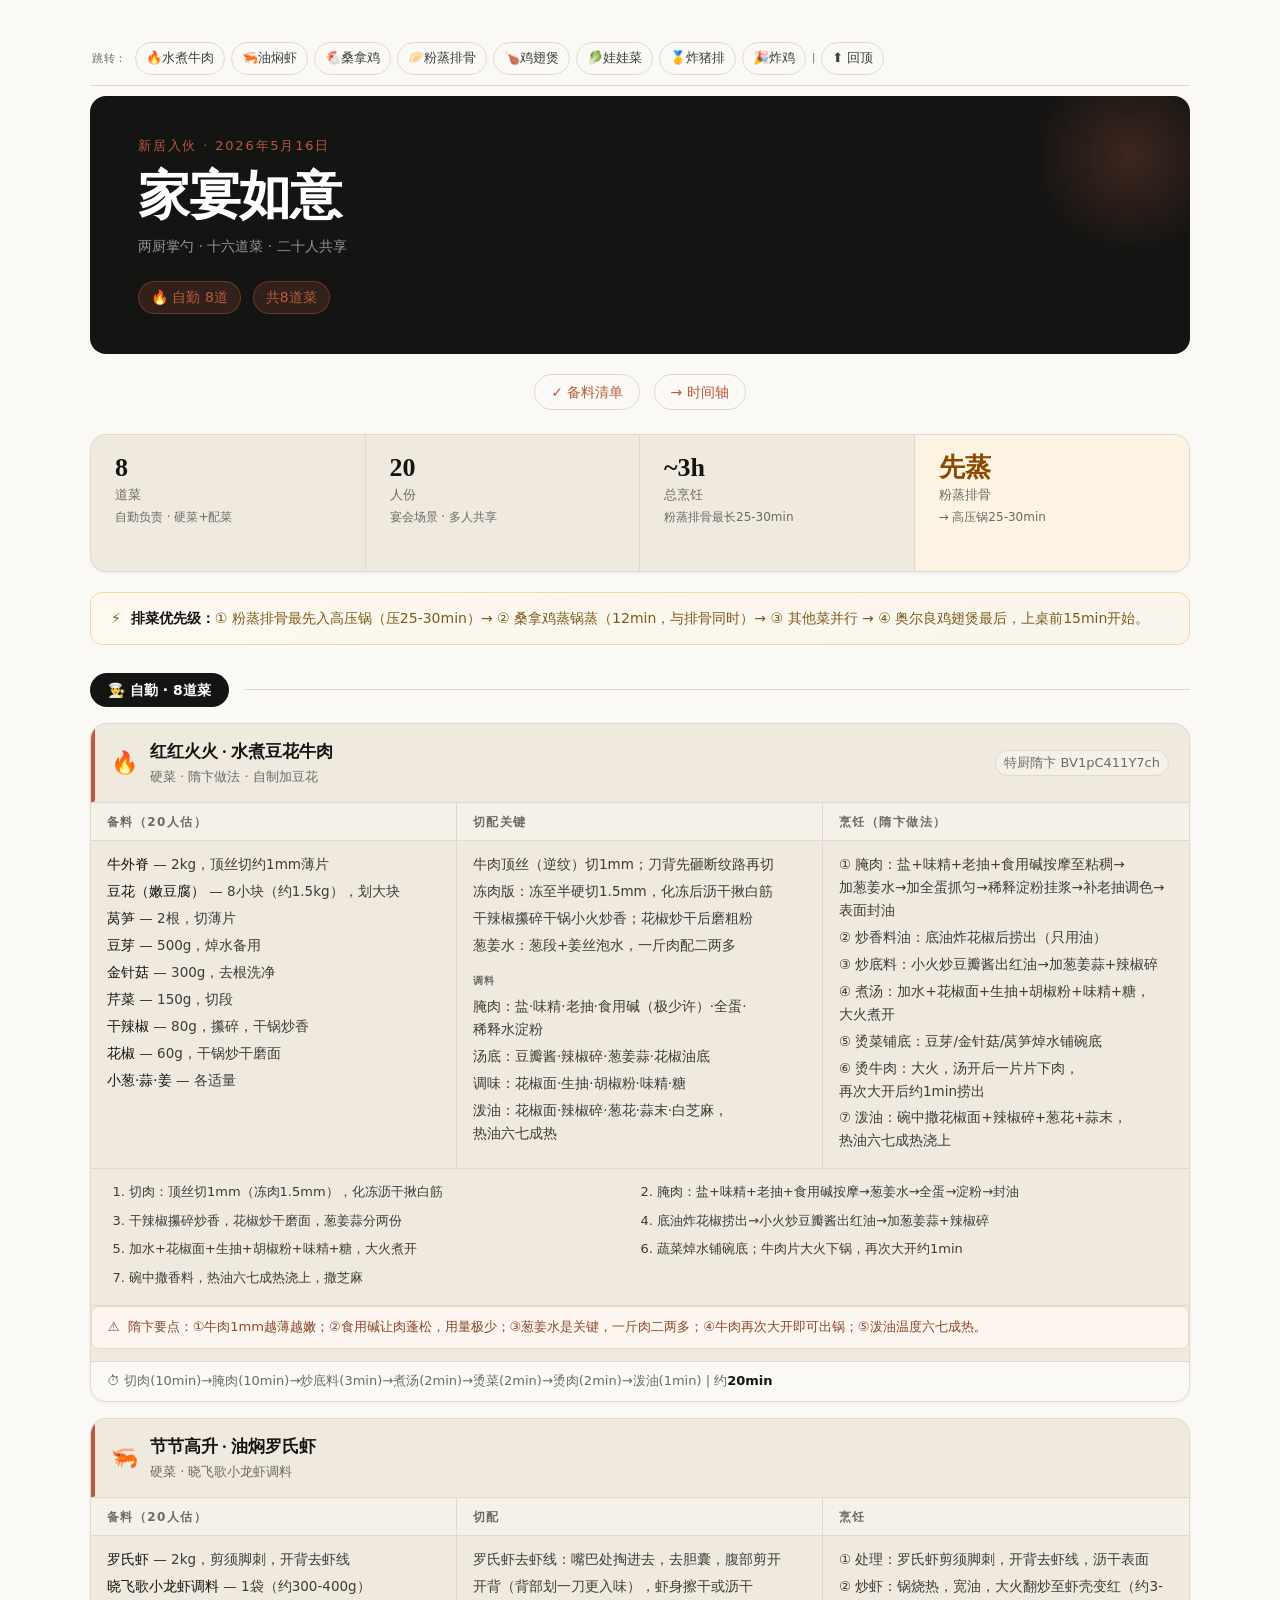
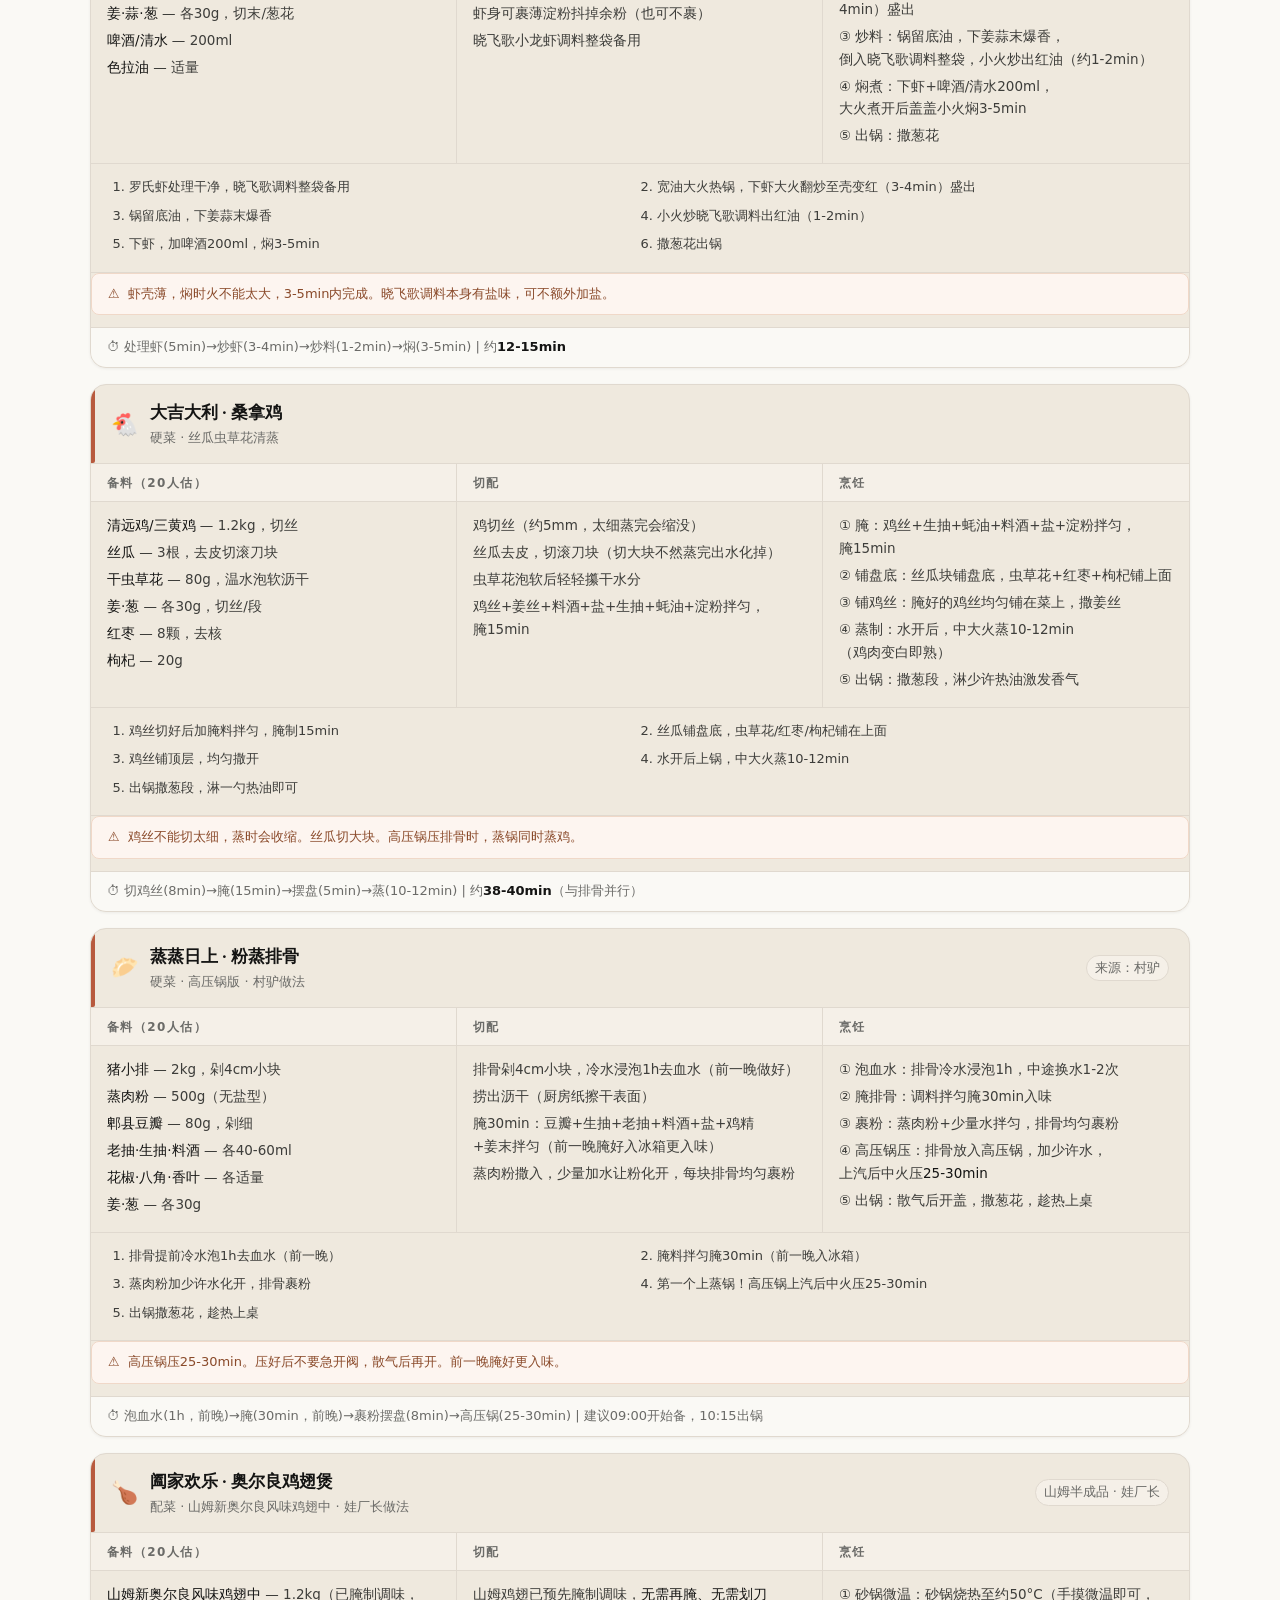
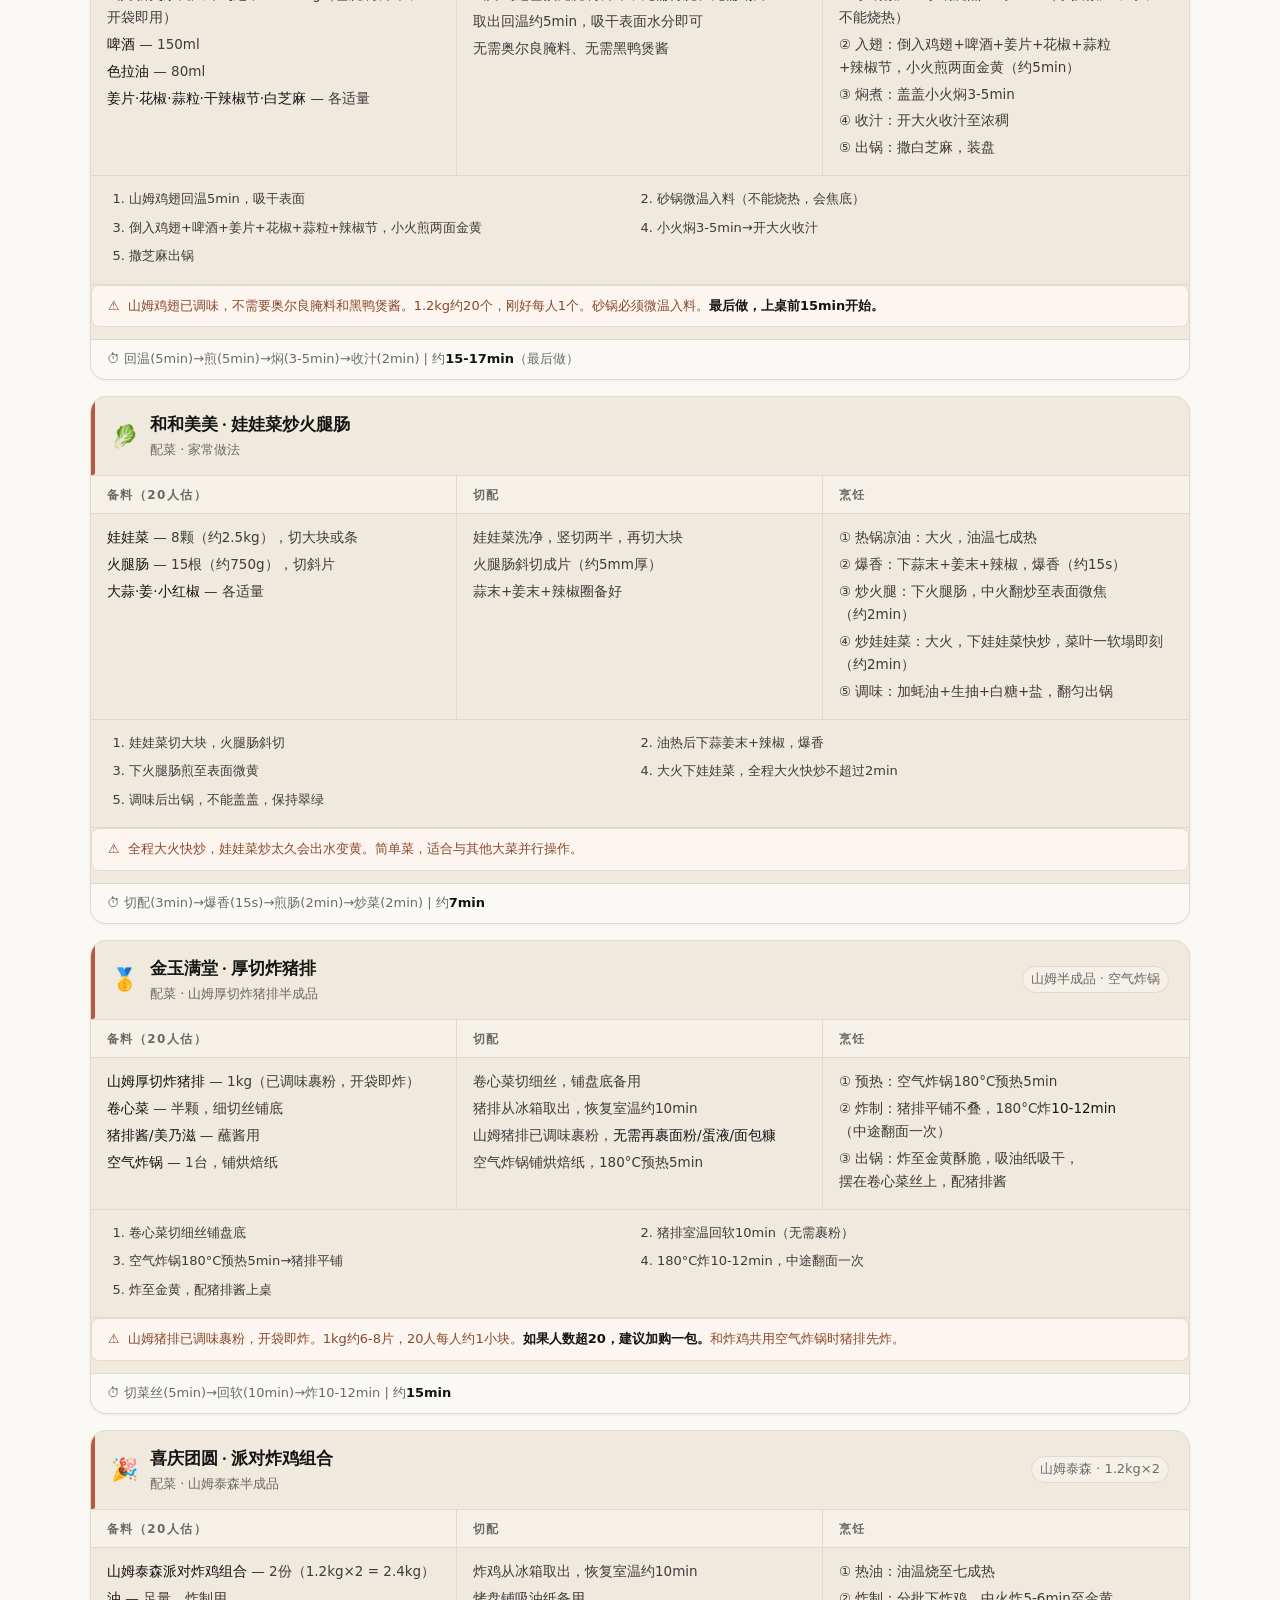
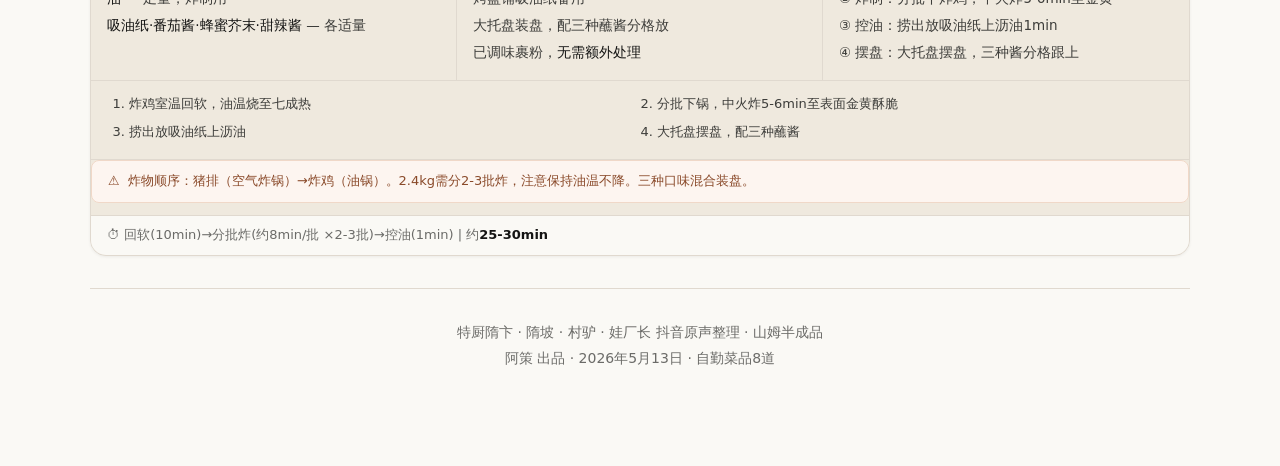
<file: index.html>
<!DOCTYPE html>
<html lang="zh-CN">
<head>
<meta charset="UTF-8">
<meta name="viewport" content="width=device-width, initial-scale=1.0">
<title>新居入伙 · 家宴如意</title>
<link rel="stylesheet" href="style.css">
<style>
.qnav{position:sticky;top:0;z-index:100;background:rgba(250,249,245,0.94);backdrop-filter:blur(10px);-webkit-backdrop-filter:blur(10px);border-bottom:1px solid var(--hairline);padding:10px 0;margin-bottom:10px;display:flex;flex-wrap:wrap;gap:6px;align-items:center}
.qnav a{font-size:13px;font-weight:500;color:var(--body);text-decoration:none;padding:5px 10px;border:1px solid var(--hairline);border-radius:9999px;background:var(--canvas);white-space:nowrap}
.qnav a:hover,.qnav a:focus{background:var(--primary);color:#fff;border-color:var(--primary)}
.qnav .sep{color:var(--muted);font-size:10px}
.qnav .label{font-size:11px;color:var(--muted);letter-spacing:0.06em;padding:5px 2px}
@media(max-width:768px){
  .qnav{overflow-x:auto;flex-wrap:nowrap;gap:4px;-webkit-overflow-scrolling:touch;padding:8px 0}
  .qnav a{font-size:11px;padding:5px 8px;flex-shrink:0}
  .qnav .label,.qnav .sep{display:none}
}
@media(max-width:480px){
  .qnav a{font-size:10px;padding:4px 7px}
}
</style>
</head>
<body>
<div class="container">

<!-- NAV -->
<div class="qnav" id="qnav">
  <span class="label">跳转：</span>
  <a href="#d1">🔥水煮牛肉</a><a href="#d2">🦐油焖虾</a><a href="#d3">🐔桑拿鸡</a><a href="#d4">🥟粉蒸排骨</a><a href="#d5">🍗鸡翅煲</a><a href="#d6">🥬娃娃菜</a><a href="#d7">🥇炸猪排</a><a href="#d8">🎉炸鸡</a>
  <span class="sep">|</span>
  <a href="#top">⬆ 回顶</a>
</div>

<button class="back-top" id="btt" onclick="window.scrollTo({top:0,behavior:'smooth'})">⬆</button>
<script>
window.addEventListener('scroll',()=>{document.getElementById('btt').style.display=window.scrollY>300?'flex':'none'})
</script>

<!-- HEADER -->
<div id="top"></div>
<div class="header">
  <div class="header-inner">
    <div class="header-eyebrow">新居入伙 · 2026年5月16日</div>
    <h1>家宴如意</h1>
    <div class="header-sub">两厨掌勺 · 十六道菜 · 二十人共享</div>
    <div class="header-meta">
      <span class="header-badge">🔥 自勤 8道</span>
      <span class="header-badge">共8道菜</span>
    </div>
  </div>
</div>

<!-- PAGE LINKS -->
<div class="plinks">
  <a href="prep.html">✓ 备料清单</a>
  <a href="timeline.html">→ 时间轴</a>
</div>

<!-- SUMMARY -->
<div class="summary-strip">
  <div class="summary-item"><div class="num">8</div><div class="label">道菜</div><div class="sub">自勤负责 · 硬菜+配菜</div></div>
  <div class="summary-item"><div class="num">20</div><div class="label">人份</div><div class="sub">宴会场景 · 多人共享</div></div>
  <div class="summary-item"><div class="num">~3h</div><div class="label">总烹饪</div><div class="sub">粉蒸排骨最长25-30min</div></div>
  <div class="summary-item highlight"><div class="num" style="color:#8a4a00">先蒸</div><div class="label">粉蒸排骨</div><div class="sub">→ 高压锅25-30min</div></div>
</div>

<!-- PRIORITY -->
<div class="pbanner">
  <span>⚡</span>
  <div><strong>排菜优先级：</strong>① 粉蒸排骨最先入高压锅（压25-30min）→ ② 桑拿鸡蒸锅蒸（12min，与排骨同时）→ ③ 其他菜并行 → ④ 奥尔良鸡翅煲最后，上桌前15min开始。</div>
</div>

<!-- SECTION: ZIQIN -->
<div class="sdiv"><span class="tag">👨‍🍳 自勤 · 8道菜</span><span class="line"></span></div>

<!-- D1 -->
<div class="dcard" id="d1">
  <div class="dch ziqin"><span class="dch-emoji">🔥</span><div class="dch-meta"><div class="dch-name">红红火火 · 水煮豆花牛肉</div><div class="dch-sub">硬菜 · 隋卞做法 · 自制加豆花</div></div><span class="dch-tag">特厨隋卞 BV1pC411Y7ch</span></div>
  <div class="dbody">
    <div class="dcol-b"><div class="dcol-h">备料（20人估）</div><div class="dcol-c"><ul>
      <li><strong>牛外脊</strong> — 2kg，顶丝切约1mm薄片</li>
      <li><strong>豆花（嫩豆腐）</strong> — 8小块（约1.5kg），划大块</li>
      <li><strong>莴笋</strong> — 2根，切薄片</li>
      <li><strong>豆芽</strong> — 500g，焯水备用</li>
      <li><strong>金针菇</strong> — 300g，去根洗净</li>
      <li><strong>芹菜</strong> — 150g，切段</li>
      <li><strong>干辣椒</strong> — 80g，攥碎，干锅炒香</li>
      <li><strong>花椒</strong> — 60g，干锅炒干磨面</li>
      <li><strong>小葱·蒜·姜</strong> — 各适量</li>
    </ul></div></div>
    <div class="dcol-b"><div class="dcol-h">切配关键</div><div class="dcol-c"><ul>
      <li>牛肉顶丝（逆纹）切1mm；刀背先砸断纹路再切</li>
      <li>冻肉版：冻至半硬切1.5mm，化冻后沥干揪白筋</li>
      <li>干辣椒攥碎干锅小火炒香；花椒炒干后磨粗粉</li>
      <li>葱姜水：葱段+姜丝泡水，一斤肉配二两多</li>
    </ul><div style="margin-top:10px"><div style="font-size:10px;font-weight:700;letter-spacing:0.12em;text-transform:uppercase;color:var(--muted);padding:6px 0">调料</div><ul>
      <li>腌肉：盐·味精·老抽·食用碱（极少许）·全蛋·稀释水淀粉</li>
      <li>汤底：豆瓣酱·辣椒碎·葱姜蒜·花椒油底</li>
      <li>调味：花椒面·生抽·胡椒粉·味精·糖</li>
      <li>泼油：花椒面·辣椒碎·葱花·蒜末·白芝麻，热油六七成热</li>
    </ul></div></div></div>
    <div><div class="dcol-h">烹饪（隋卞做法）</div><div class="dcol-c"><ul>
      <li>① 腌肉：盐+味精+老抽+食用碱按摩至粘稠→加葱姜水→加全蛋抓匀→稀释淀粉挂浆→补老抽调色→表面封油</li>
      <li>② 炒香料油：底油炸花椒后捞出（只用油）</li>
      <li>③ 炒底料：小火炒豆瓣酱出红油→加葱姜蒜+辣椒碎</li>
      <li>④ 煮汤：加水+花椒面+生抽+胡椒粉+味精+糖，大火煮开</li>
      <li>⑤ 烫菜铺底：豆芽/金针菇/莴笋焯水铺碗底</li>
      <li>⑥ 烫牛肉：大火，汤开后一片片下肉，再次大开后约1min捞出</li>
      <li>⑦ 泼油：碗中撒花椒面+辣椒碎+葱花+蒜末，热油六七成热浇上</li>
    </ul></div></div>
  </div>
  <div class="dsteps"><ol>
    <li>切肉：顶丝切1mm（冻肉1.5mm），化冻沥干揪白筋</li>
    <li>腌肉：盐+味精+老抽+食用碱按摩→葱姜水→全蛋→淀粉→封油</li>
    <li>干辣椒攥碎炒香，花椒炒干磨面，葱姜蒜分两份</li>
    <li>底油炸花椒捞出→小火炒豆瓣酱出红油→加葱姜蒜+辣椒碎</li>
    <li>加水+花椒面+生抽+胡椒粉+味精+糖，大火煮开</li>
    <li>蔬菜焯水铺碗底；牛肉片大火下锅，再次大开约1min</li>
    <li>碗中撒香料，热油六七成热浇上，撒芝麻</li>
  </ol></div>
  <div class="dnote warn"><span>⚠️</span><div>隋卞要点：①牛肉1mm越薄越嫩；②食用碱让肉蓬松，用量极少；③葱姜水是关键，一斤肉二两多；④牛肉再次大开即可出锅；⑤泼油温度六七成热。</div></div>
  <div class="dtime">⏱ 切肉(10min)→腌肉(10min)→炒底料(3min)→煮汤(2min)→烫菜(2min)→烫肉(2min)→泼油(1min) | 约<strong>20min</strong></div>
</div>

<!-- D2 -->
<div class="dcard" id="d2">
  <div class="dch ziqin"><span class="dch-emoji">🦐</span><div class="dch-meta"><div class="dch-name">节节高升 · 油焖罗氏虾</div><div class="dch-sub">硬菜 · 晓飞歌小龙虾调料</div></div></div>
  <div class="dbody">
    <div class="dcol-b"><div class="dcol-h">备料（20人估）</div><div class="dcol-c"><ul>
      <li><strong>罗氏虾</strong> — 2kg，剪须脚刺，开背去虾线</li>
      <li><strong>晓飞歌小龙虾调料</strong> — 1袋（约300-400g）</li>
      <li><strong>姜·蒜·葱</strong> — 各30g，切末/葱花</li>
      <li><strong>啤酒/清水</strong> — 200ml</li>
      <li><strong>色拉油</strong> — 适量</li>
    </ul></div></div>
    <div class="dcol-b"><div class="dcol-h">切配</div><div class="dcol-c"><ul>
      <li>罗氏虾去虾线：嘴巴处掏进去，去胆囊，腹部剪开</li>
      <li>开背（背部划一刀更入味），虾身擦干或沥干</li>
      <li>虾身可裹薄淀粉抖掉余粉（也可不裹）</li>
      <li>晓飞歌小龙虾调料整袋备用</li>
    </ul></div></div>
    <div><div class="dcol-h">烹饪</div><div class="dcol-c"><ul>
      <li>① 处理：罗氏虾剪须脚刺，开背去虾线，沥干表面</li>
      <li>② 炒虾：锅烧热，宽油，大火翻炒至虾壳变红（约3-4min）盛出</li>
      <li>③ 炒料：锅留底油，下姜蒜末爆香，倒入晓飞歌调料整袋，小火炒出红油（约1-2min）</li>
      <li>④ 焖煮：下虾+啤酒/清水200ml，大火煮开后盖盖小火焖3-5min</li>
      <li>⑤ 出锅：撒葱花</li>
    </ul></div></div>
  </div>
  <div class="dsteps"><ol>
    <li>罗氏虾处理干净，晓飞歌调料整袋备用</li>
    <li>宽油大火热锅，下虾大火翻炒至壳变红（3-4min）盛出</li>
    <li>锅留底油，下姜蒜末爆香</li>
    <li>小火炒晓飞歌调料出红油（1-2min）</li>
    <li>下虾，加啤酒200ml，焖3-5min</li>
    <li>撒葱花出锅</li>
  </ol></div>
  <div class="dnote warn"><span>⚠️</span><div>虾壳薄，焖时火不能太大，3-5min内完成。晓飞歌调料本身有盐味，可不额外加盐。</div></div>
  <div class="dtime">⏱ 处理虾(5min)→炒虾(3-4min)→炒料(1-2min)→焖(3-5min) | 约<strong>12-15min</strong></div>
</div>

<!-- D3 -->
<div class="dcard" id="d3">
  <div class="dch ziqin"><span class="dch-emoji">🐔</span><div class="dch-meta"><div class="dch-name">大吉大利 · 桑拿鸡</div><div class="dch-sub">硬菜 · 丝瓜虫草花清蒸</div></div></div>
  <div class="dbody">
    <div class="dcol-b"><div class="dcol-h">备料（20人估）</div><div class="dcol-c"><ul>
      <li><strong>清远鸡/三黄鸡</strong> — 1.2kg，切丝</li>
      <li><strong>丝瓜</strong> — 3根，去皮切滚刀块</li>
      <li><strong>干虫草花</strong> — 80g，温水泡软沥干</li>
      <li><strong>姜·葱</strong> — 各30g，切丝/段</li>
      <li><strong>红枣</strong> — 8颗，去核</li>
      <li><strong>枸杞</strong> — 20g</li>
    </ul></div></div>
    <div class="dcol-b"><div class="dcol-h">切配</div><div class="dcol-c"><ul>
      <li>鸡切丝（约5mm，太细蒸完会缩没）</li>
      <li>丝瓜去皮，切滚刀块（切大块不然蒸完出水化掉）</li>
      <li>虫草花泡软后轻轻攥干水分</li>
      <li>鸡丝+姜丝+料酒+盐+生抽+蚝油+淀粉拌匀，腌15min</li>
    </ul></div></div>
    <div><div class="dcol-h">烹饪</div><div class="dcol-c"><ul>
      <li>① 腌：鸡丝+生抽+蚝油+料酒+盐+淀粉拌匀，腌15min</li>
      <li>② 铺盘底：丝瓜块铺盘底，虫草花+红枣+枸杞铺上面</li>
      <li>③ 铺鸡丝：腌好的鸡丝均匀铺在菜上，撒姜丝</li>
      <li>④ 蒸制：水开后，中大火蒸10-12min（鸡肉变白即熟）</li>
      <li>⑤ 出锅：撒葱段，淋少许热油激发香气</li>
    </ul></div></div>
  </div>
  <div class="dsteps"><ol>
    <li>鸡丝切好后加腌料拌匀，腌制15min</li>
    <li>丝瓜铺盘底，虫草花/红枣/枸杞铺在上面</li>
    <li>鸡丝铺顶层，均匀撒开</li>
    <li>水开后上锅，中大火蒸10-12min</li>
    <li>出锅撒葱段，淋一勺热油即可</li>
  </ol></div>
  <div class="dnote warn"><span>⚠️</span><div>鸡丝不能切太细，蒸时会收缩。丝瓜切大块。高压锅压排骨时，蒸锅同时蒸鸡。</div></div>
  <div class="dtime">⏱ 切鸡丝(8min)→腌(15min)→摆盘(5min)→蒸(10-12min) | 约<strong>38-40min</strong>（与排骨并行）</div>
</div>

<!-- D4 -->
<div class="dcard" id="d4">
  <div class="dch ziqin"><span class="dch-emoji">🥟</span><div class="dch-meta"><div class="dch-name">蒸蒸日上 · 粉蒸排骨</div><div class="dch-sub">硬菜 · 高压锅版 · 村驴做法</div></div><span class="dch-tag">来源：村驴</span></div>
  <div class="dbody">
    <div class="dcol-b"><div class="dcol-h">备料（20人估）</div><div class="dcol-c"><ul>
      <li><strong>猪小排</strong> — 2kg，剁4cm小块</li>
      <li><strong>蒸肉粉</strong> — 500g（无盐型）</li>
      <li><strong>郫县豆瓣</strong> — 80g，剁细</li>
      <li><strong>老抽·生抽·料酒</strong> — 各40-60ml</li>
      <li><strong>花椒·八角·香叶</strong> — 各适量</li>
      <li><strong>姜·葱</strong> — 各30g</li>
    </ul></div></div>
    <div class="dcol-b"><div class="dcol-h">切配</div><div class="dcol-c"><ul>
      <li>排骨剁4cm小块，冷水浸泡1h去血水（前一晚做好）</li>
      <li>捞出沥干（厨房纸擦干表面）</li>
      <li>腌30min：豆瓣+生抽+老抽+料酒+盐+鸡精+姜末拌匀（前一晚腌好入冰箱更入味）</li>
      <li>蒸肉粉撒入，少量加水让粉化开，每块排骨均匀裹粉</li>
    </ul></div></div>
    <div><div class="dcol-h">烹饪</div><div class="dcol-c"><ul>
      <li>① 泡血水：排骨冷水浸泡1h，中途换水1-2次</li>
      <li>② 腌排骨：调料拌匀腌30min入味</li>
      <li>③ 裹粉：蒸肉粉+少量水拌匀，排骨均匀裹粉</li>
      <li>④ 高压锅压：排骨放入高压锅，加少许水，上汽后中火压<strong>25-30min</strong></li>
      <li>⑤ 出锅：散气后开盖，撒葱花，趁热上桌</li>
    </ul></div></div>
  </div>
  <div class="dsteps"><ol>
    <li>排骨提前冷水泡1h去血水（前一晚）</li>
    <li>腌料拌匀腌30min（前一晚入冰箱）</li>
    <li>蒸肉粉加少许水化开，排骨裹粉</li>
    <li>第一个上蒸锅！高压锅上汽后中火压25-30min</li>
    <li>出锅撒葱花，趁热上桌</li>
  </ol></div>
  <div class="dnote warn"><span>⚠️</span><div>高压锅压25-30min。压好后不要急开阀，散气后再开。前一晚腌好更入味。</div></div>
  <div class="dtime">⏱ 泡血水(1h，前晚)→腌(30min，前晚)→裹粉摆盘(8min)→高压锅(25-30min) | 建议09:00开始备，10:15出锅</div>
</div>

<!-- D5: 鸡翅煲 - updated with Sam's semi-finished -->
<div class="dcard" id="d5">
  <div class="dch ziqin"><span class="dch-emoji">🍗</span><div class="dch-meta"><div class="dch-name">阖家欢乐 · 奥尔良鸡翅煲</div><div class="dch-sub">配菜 · 山姆新奥尔良风味鸡翅中 · 娃厂长做法</div></div><span class="dch-tag">山姆半成品 · 娃厂长</span></div>
  <div class="dbody">
    <div class="dcol-b"><div class="dcol-h">备料（20人估）</div><div class="dcol-c"><ul>
      <li><strong>山姆新奥尔良风味鸡翅中</strong> — 1.2kg（已腌制调味，开袋即用）</li>
      <li><strong>啤酒</strong> — 150ml</li>
      <li><strong>色拉油</strong> — 80ml</li>
      <li><strong>姜片·花椒·蒜粒·干辣椒节·白芝麻</strong> — 各适量</li>
    </ul></div></div>
    <div class="dcol-b"><div class="dcol-h">切配</div><div class="dcol-c"><ul>
      <li>山姆鸡翅已预先腌制调味，<strong>无需再腌、无需划刀</strong></li>
      <li>取出回温约5min，吸干表面水分即可</li>
      <li>无需奥尔良腌料、无需黑鸭煲酱</li>
    </ul></div></div>
    <div><div class="dcol-h">烹饪</div><div class="dcol-c"><ul>
      <li>① 砂锅微温：砂锅烧热至约50°C（手摸微温即可，不能烧热）</li>
      <li>② 入翅：倒入鸡翅+啤酒+姜片+花椒+蒜粒+辣椒节，小火煎两面金黄（约5min）</li>
      <li>③ 焖煮：盖盖小火焖3-5min</li>
      <li>④ 收汁：开大火收汁至浓稠</li>
      <li>⑤ 出锅：撒白芝麻，装盘</li>
    </ul></div></div>
  </div>
  <div class="dsteps"><ol>
    <li>山姆鸡翅回温5min，吸干表面</li>
    <li>砂锅微温入料（不能烧热，会焦底）</li>
    <li>倒入鸡翅+啤酒+姜片+花椒+蒜粒+辣椒节，小火煎两面金黄</li>
    <li>小火焖3-5min→开大火收汁</li>
    <li>撒芝麻出锅</li>
  </ol></div>
  <div class="dnote warn"><span>⚠️</span><div>山姆鸡翅已调味，不需要奥尔良腌料和黑鸭煲酱。1.2kg约20个，刚好每人1个。砂锅必须微温入料。<strong>最后做，上桌前15min开始。</strong></div></div>
  <div class="dtime">⏱ 回温(5min)→煎(5min)→焖(3-5min)→收汁(2min) | 约<strong>15-17min</strong>（最后做）</div>
</div>

<!-- D6 -->
<div class="dcard" id="d6">
  <div class="dch ziqin"><span class="dch-emoji">🥬</span><div class="dch-meta"><div class="dch-name">和和美美 · 娃娃菜炒火腿肠</div><div class="dch-sub">配菜 · 家常做法</div></div></div>
  <div class="dbody">
    <div class="dcol-b"><div class="dcol-h">备料（20人估）</div><div class="dcol-c"><ul>
      <li><strong>娃娃菜</strong> — 8颗（约2.5kg），切大块或条</li>
      <li><strong>火腿肠</strong> — 15根（约750g），切斜片</li>
      <li><strong>大蒜·姜·小红椒</strong> — 各适量</li>
    </ul></div></div>
    <div class="dcol-b"><div class="dcol-h">切配</div><div class="dcol-c"><ul>
      <li>娃娃菜洗净，竖切两半，再切大块</li>
      <li>火腿肠斜切成片（约5mm厚）</li>
      <li>蒜末+姜末+辣椒圈备好</li>
    </ul></div></div>
    <div><div class="dcol-h">烹饪</div><div class="dcol-c"><ul>
      <li>① 热锅凉油：大火，油温七成热</li>
      <li>② 爆香：下蒜末+姜末+辣椒，爆香（约15s）</li>
      <li>③ 炒火腿：下火腿肠，中火翻炒至表面微焦（约2min）</li>
      <li>④ 炒娃娃菜：大火，下娃娃菜快炒，菜叶一软塌即刻（约2min）</li>
      <li>⑤ 调味：加蚝油+生抽+白糖+盐，翻匀出锅</li>
    </ul></div></div>
  </div>
  <div class="dsteps"><ol>
    <li>娃娃菜切大块，火腿肠斜切</li>
    <li>油热后下蒜姜末+辣椒，爆香</li>
    <li>下火腿肠煎至表面微黄</li>
    <li>大火下娃娃菜，全程大火快炒不超过2min</li>
    <li>调味后出锅，不能盖盖，保持翠绿</li>
  </ol></div>
  <div class="dnote warn"><span>⚠️</span><div>全程大火快炒，娃娃菜炒太久会出水变黄。简单菜，适合与其他大菜并行操作。</div></div>
  <div class="dtime">⏱ 切配(3min)→爆香(15s)→煎肠(2min)→炒菜(2min) | 约<strong>7min</strong></div>
</div>

<!-- D7: 炸猪排 - updated with Sam's ready-to-fry -->
<div class="dcard" id="d7">
  <div class="dch ziqin"><span class="dch-emoji">🥇</span><div class="dch-meta"><div class="dch-name">金玉满堂 · 厚切炸猪排</div><div class="dch-sub">配菜 · 山姆厚切炸猪排半成品</div></div><span class="dch-tag">山姆半成品 · 空气炸锅</span></div>
  <div class="dbody">
    <div class="dcol-b"><div class="dcol-h">备料（20人估）</div><div class="dcol-c"><ul>
      <li><strong>山姆厚切炸猪排</strong> — 1kg（已调味裹粉，开袋即炸）</li>
      <li><strong>卷心菜</strong> — 半颗，细切丝铺底</li>
      <li><strong>猪排酱/美乃滋</strong> — 蘸酱用</li>
      <li><strong>空气炸锅</strong> — 1台，铺烘焙纸</li>
    </ul></div></div>
    <div class="dcol-b"><div class="dcol-h">切配</div><div class="dcol-c"><ul>
      <li>卷心菜切细丝，铺盘底备用</li>
      <li>猪排从冰箱取出，恢复室温约10min</li>
      <li>山姆猪排已调味裹粉，<strong>无需再裹面粉/蛋液/面包糠</strong></li>
      <li>空气炸锅铺烘焙纸，180°C预热5min</li>
    </ul></div></div>
    <div><div class="dcol-h">烹饪</div><div class="dcol-c"><ul>
      <li>① 预热：空气炸锅180°C预热5min</li>
      <li>② 炸制：猪排平铺不叠，180°C炸<strong>10-12min</strong>（中途翻面一次）</li>
      <li>③ 出锅：炸至金黄酥脆，吸油纸吸干，摆在卷心菜丝上，配猪排酱</li>
    </ul></div></div>
  </div>
  <div class="dsteps"><ol>
    <li>卷心菜切细丝铺盘底</li>
    <li>猪排室温回软10min（无需裹粉）</li>
    <li>空气炸锅180°C预热5min→猪排平铺</li>
    <li>180°C炸10-12min，中途翻面一次</li>
    <li>炸至金黄，配猪排酱上桌</li>
  </ol></div>
  <div class="dnote warn"><span>⚠️</span><div>山姆猪排已调味裹粉，开袋即炸。1kg约6-8片，20人每人约1小块。<strong>如果人数超20，建议加购一包。</strong>和炸鸡共用空气炸锅时猪排先炸。</div></div>
  <div class="dtime">⏱ 切菜丝(5min)→回软(10min)→炸10-12min | 约<strong>15min</strong></div>
</div>

<!-- D8: 炸鸡 - updated with Tyson -->
<div class="dcard" id="d8">
  <div class="dch ziqin"><span class="dch-emoji">🎉</span><div class="dch-meta"><div class="dch-name">喜庆团圆 · 派对炸鸡组合</div><div class="dch-sub">配菜 · 山姆泰森半成品</div></div><span class="dch-tag">山姆泰森 · 1.2kg×2</span></div>
  <div class="dbody">
    <div class="dcol-b"><div class="dcol-h">备料（20人估）</div><div class="dcol-c"><ul>
      <li><strong>山姆泰森派对炸鸡组合</strong> — 2份（1.2kg×2 = 2.4kg）</li>
      <li><strong>油</strong> — 足量，炸制用</li>
      <li><strong>吸油纸·番茄酱·蜂蜜芥末·甜辣酱</strong> — 各适量</li>
    </ul></div></div>
    <div class="dcol-b"><div class="dcol-h">切配</div><div class="dcol-c"><ul>
      <li>炸鸡从冰箱取出，恢复室温约10min</li>
      <li>烤盘铺吸油纸备用</li>
      <li>大托盘装盘，配三种蘸酱分格放</li>
      <li>已调味裹粉，<strong>无需额外处理</strong></li>
    </ul></div></div>
    <div><div class="dcol-h">烹饪</div><div class="dcol-c"><ul>
      <li>① 热油：油温烧至七成热</li>
      <li>② 炸制：分批下炸鸡，中火炸5-6min至金黄</li>
      <li>③ 控油：捞出放吸油纸上沥油1min</li>
      <li>④ 摆盘：大托盘摆盘，三种酱分格跟上</li>
    </ul></div></div>
  </div>
  <div class="dsteps"><ol>
    <li>炸鸡室温回软，油温烧至七成热</li>
    <li>分批下锅，中火炸5-6min至表面金黄酥脆</li>
    <li>捞出放吸油纸上沥油</li>
    <li>大托盘摆盘，配三种蘸酱</li>
  </ol></div>
  <div class="dnote warn"><span>⚠️</span><div>炸物顺序：猪排（空气炸锅）→炸鸡（油锅）。2.4kg需分2-3批炸，注意保持油温不降。三种口味混合装盘。</div></div>
  <div class="dtime">⏱ 回软(10min)→分批炸(约8min/批 ×2-3批)→控油(1min) | 约<strong>25-30min</strong></div>
</div>

<!-- FOOTER -->
<div class="footer">
  <p>特厨隋卞 · 隋坡 · 村驴 · 娃厂长 抖音原声整理 · 山姆半成品</p>
  <p style="margin-top:4px">阿策 出品 · 2026年5月13日 · 自勤菜品8道</p>
</div>

</div>
</body>
</html>
</file>
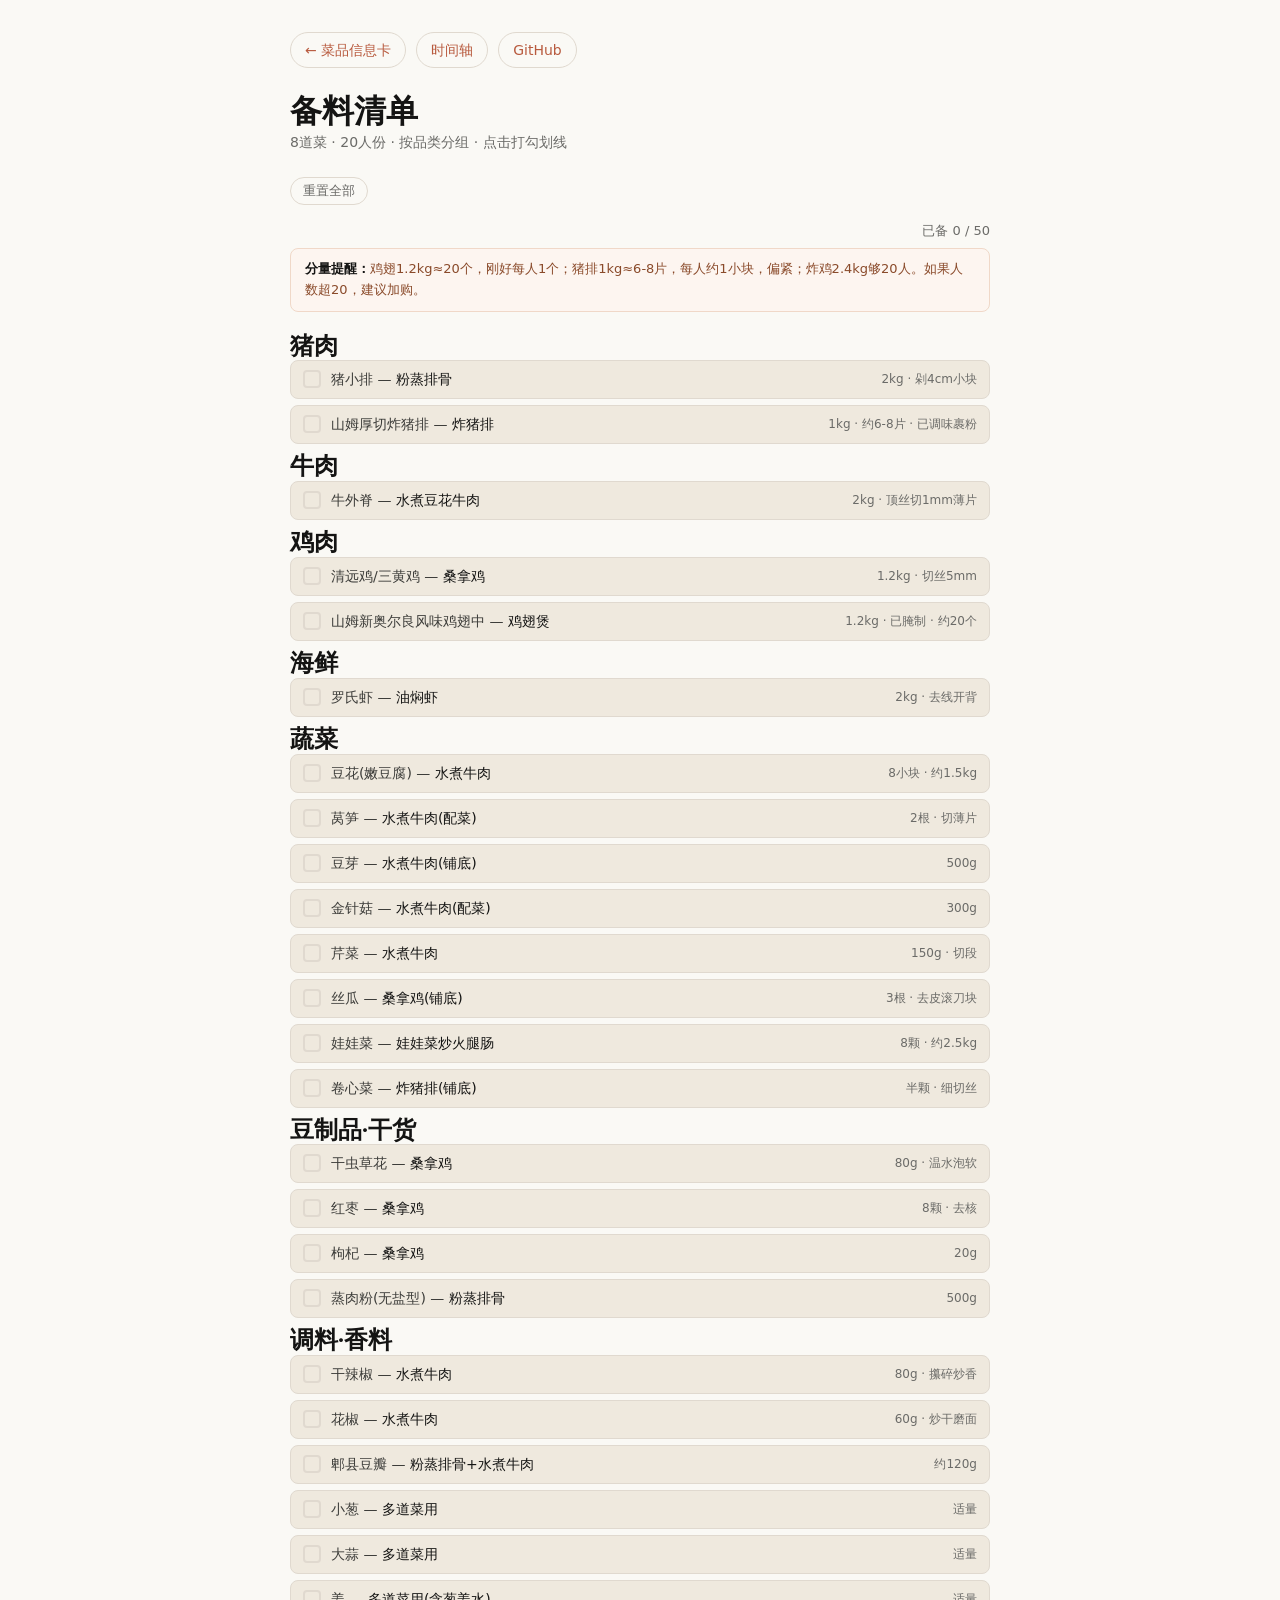
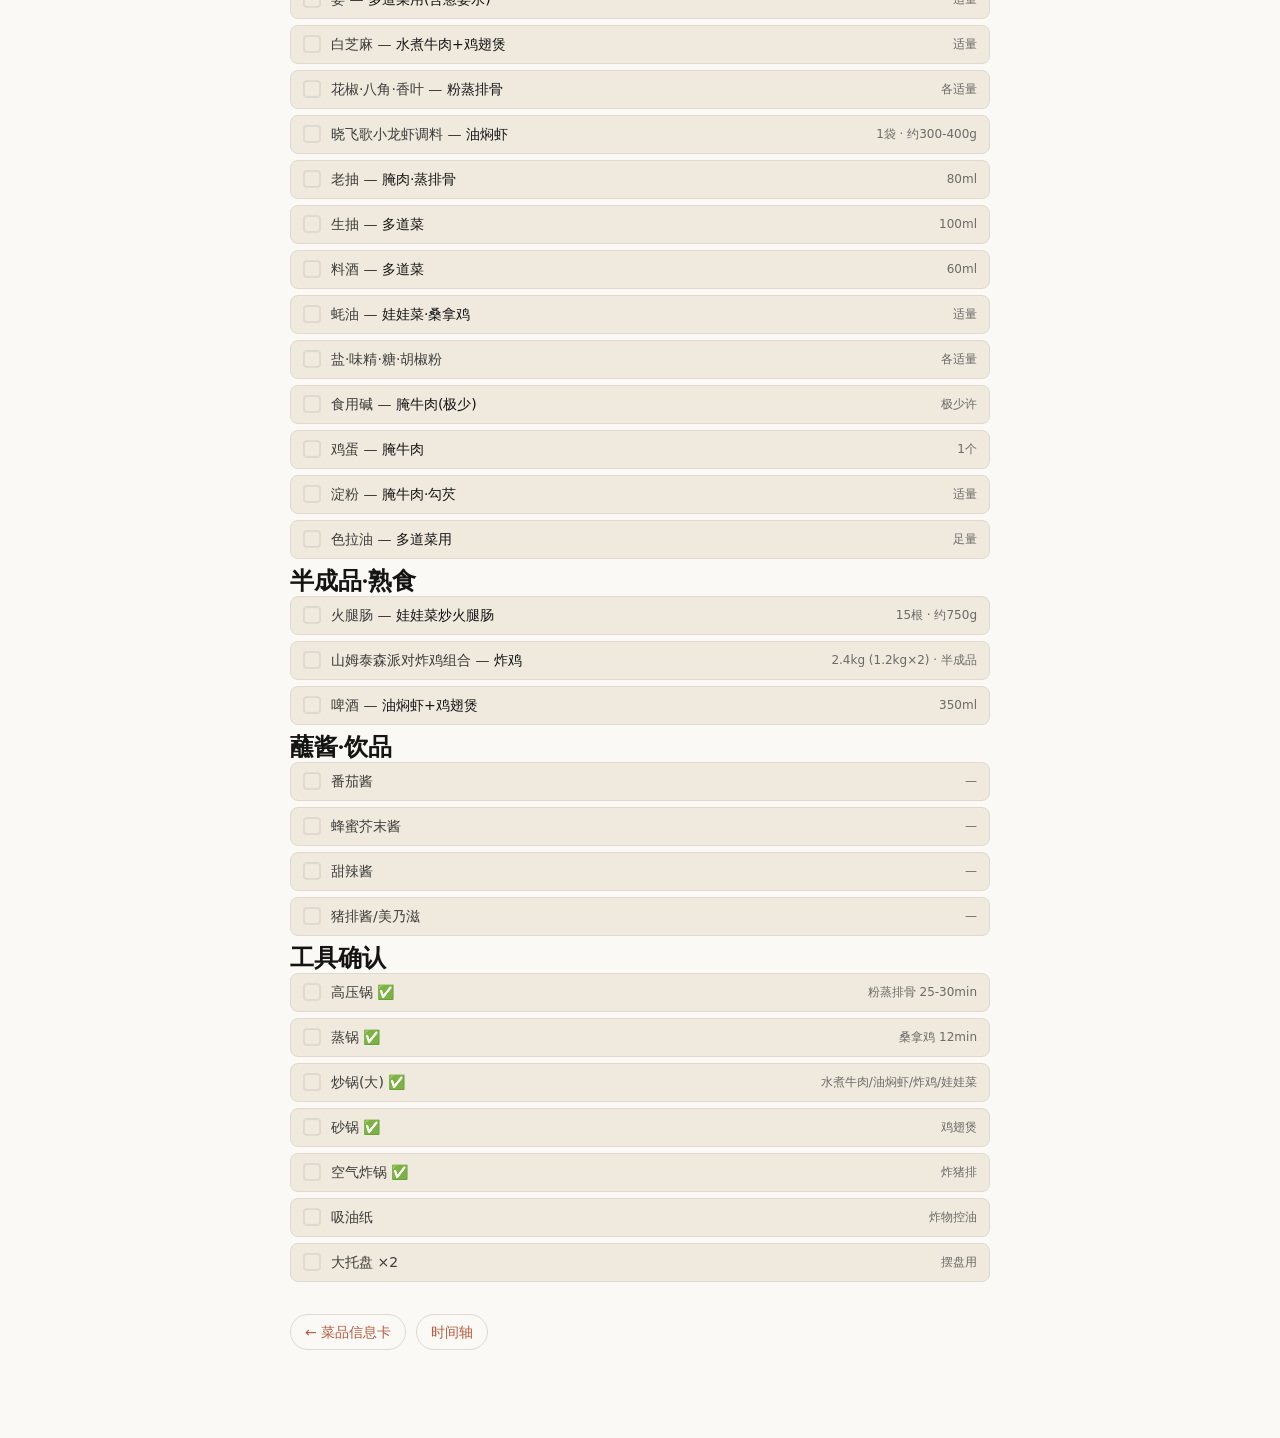
<file: prep.html>
<!DOCTYPE html>
<html lang="zh-CN">
<head>
<meta charset="UTF-8">
<meta name="viewport" content="width=device-width, initial-scale=1.0">
<title>备料清单 · 5月16日</title>
<link rel="stylesheet" href="style.css">
<style>
.container{max-width:700px}
.cat{display:grid;gap:6px;margin-bottom:8px}
.item{display:flex;align-items:flex-start;gap:10px;padding:8px 12px;background:var(--surface-card);border:1px solid var(--hairline);border-radius:8px;cursor:pointer;transition:background .15s}
.item:hover{background:var(--surface-soft)}
.item.checked .label{text-decoration:line-through;color:var(--muted)}
.item.checked{opacity:0.5}
.cb{width:18px;height:18px;border:2px solid var(--hairline);border-radius:4px;flex-shrink:0;margin-top:1px;display:flex;align-items:center;justify-content:center;font-size:12px;color:var(--primary)}
.item.checked .cb{background:var(--primary);border-color:var(--primary);color:#fff}
.label{flex:1;font-size:14px;line-height:1.5}
.label strong{color:var(--ink);font-weight:500}
.amount{font-size:12px;color:var(--muted);flex-shrink:0;margin-top:1px}
.progress{text-align:right;font-size:13px;color:var(--muted);margin-bottom:6px}
.reset-btn{font-size:13px;color:var(--muted);cursor:pointer;background:none;border:1px solid var(--hairline);border-radius:9999px;padding:4px 12px;margin-bottom:16px}
.reset-btn:hover{background:var(--surface-card)}
</style>
</head>
<body>
<div class="container">
<div class="nav">
  <a href="index.html">← 菜品信息卡</a>
  <a href="timeline.html">时间轴</a>
  <a href="https://github.com/yidaart/family-feast">GitHub</a>
</div>

<h1>备料清单</h1>
<div class="sub">8道菜 · 20人份 · 按品类分组 · 点击打勾划线</div>
<button class="reset-btn" onclick="resetAll()">重置全部</button>
<div class="progress" id="progress">已备 0 / <span id="total">0</span></div>

<div class="warn"><strong>分量提醒：</strong>鸡翅1.2kg≈20个，刚好每人1个；猪排1kg≈6-8片，每人约1小块，偏紧；炸鸡2.4kg够20人。如果人数超20，建议加购。</div>

<h2 id="bought-title" style="display:none">✅ 已购 <span id="bought-count"></span></h2><div class="cat" id="cat-bought"></div>
<h2>猪肉</h2><div class="cat" id="cat-pork"></div>
<h2>牛肉</h2><div class="cat" id="cat-beef"></div>
<h2>鸡肉</h2><div class="cat" id="cat-chicken"></div>
<h2>海鲜</h2><div class="cat" id="cat-seafood"></div>
<h2>蔬菜</h2><div class="cat" id="cat-veg"></div>
<h2>豆制品·干货</h2><div class="cat" id="cat-dry"></div>
<h2>调料·香料</h2><div class="cat" id="cat-spice"></div>
<h2>半成品·熟食</h2><div class="cat" id="cat-semi"></div>
<h2>蘸酱·饮品</h2><div class="cat" id="cat-sauce"></div>
<h2>工具确认</h2><div class="cat" id="cat-tools"></div>

<div class="nav" style="margin-top:32px">
  <a href="index.html">← 菜品信息卡</a>
  <a href="timeline.html">时间轴</a>
</div>
</div>

<script>
const items = [
  {cat:"cat-pork",label:"猪小排 — <strong>粉蒸排骨</strong>",amount:"2kg · 剁4cm小块"},
  {cat:"cat-pork",label:"山姆厚切炸猪排 — <strong>炸猪排</strong>",amount:"1kg · 约6-8片 · 已调味裹粉"},
  {cat:"cat-beef",label:"牛外脊 — <strong>水煮豆花牛肉</strong>",amount:"2kg · 顶丝切1mm薄片"},
  {cat:"cat-chicken",label:"清远鸡/三黄鸡 — <strong>桑拿鸡</strong>",amount:"1.2kg · 切丝5mm"},
  {cat:"cat-chicken",label:"山姆新奥尔良风味鸡翅中 — <strong>鸡翅煲</strong>",amount:"1.2kg · 已腌制 · 约20个"},
  {cat:"cat-seafood",label:"罗氏虾 — <strong>油焖虾</strong>",amount:"2kg · 去线开背"},
  {cat:"cat-veg",label:"豆花(嫩豆腐) — <strong>水煮牛肉</strong>",amount:"8小块 · 约1.5kg"},
  {cat:"cat-veg",label:"莴笋 — <strong>水煮牛肉(配菜)</strong>",amount:"2根 · 切薄片"},
  {cat:"cat-veg",label:"豆芽 — <strong>水煮牛肉(铺底)</strong>",amount:"500g"},
  {cat:"cat-veg",label:"金针菇 — <strong>水煮牛肉(配菜)</strong>",amount:"300g"},
  {cat:"cat-veg",label:"芹菜 — <strong>水煮牛肉</strong>",amount:"150g · 切段"},
  {cat:"cat-veg",label:"丝瓜 — <strong>桑拿鸡(铺底)</strong>",amount:"3根 · 去皮滚刀块"},
  {cat:"cat-veg",label:"娃娃菜 — <strong>娃娃菜炒火腿肠</strong>",amount:"8颗 · 约2.5kg"},
  {cat:"cat-veg",label:"卷心菜 — <strong>炸猪排(铺底)</strong>",amount:"半颗 · 细切丝"},
  {cat:"cat-dry",label:"干虫草花 — <strong>桑拿鸡</strong>",amount:"80g · 温水泡软"},
  {cat:"cat-dry",label:"红枣 — <strong>桑拿鸡</strong>",amount:"8颗 · 去核"},
  {cat:"cat-dry",label:"枸杞 — <strong>桑拿鸡</strong>",amount:"20g"},
  {cat:"cat-dry",label:"蒸肉粉(无盐型) — <strong>粉蒸排骨</strong>",amount:"500g"},
  {cat:"cat-spice",label:"干辣椒 — <strong>水煮牛肉</strong>",amount:"80g · 攥碎炒香"},
  {cat:"cat-spice",label:"花椒 — <strong>水煮牛肉</strong>",amount:"60g · 炒干磨面"},
  {cat:"cat-spice",label:"郫县豆瓣 — <strong>粉蒸排骨+水煮牛肉</strong>",amount:"约120g"},
  {cat:"cat-spice",label:"小葱 — <strong>多道菜用</strong>",amount:"适量"},
  {cat:"cat-spice",label:"大蒜 — <strong>多道菜用</strong>",amount:"适量"},
  {cat:"cat-spice",label:"姜 — <strong>多道菜用(含葱姜水)</strong>",amount:"适量"},
  {cat:"cat-spice",label:"白芝麻 — <strong>水煮牛肉+鸡翅煲</strong>",amount:"适量"},
  {cat:"cat-spice",label:"花椒·八角·香叶 — <strong>粉蒸排骨</strong>",amount:"各适量"},
  {cat:"cat-spice",label:"晓飞歌小龙虾调料 — <strong>油焖虾</strong>",amount:"1袋 · 约300-400g"},
  {cat:"cat-spice",label:"老抽 — <strong>腌肉·蒸排骨</strong>",amount:"80ml"},
  {cat:"cat-spice",label:"生抽 — <strong>多道菜</strong>",amount:"100ml"},
  {cat:"cat-spice",label:"料酒 — <strong>多道菜</strong>",amount:"60ml"},
  {cat:"cat-spice",label:"蚝油 — <strong>娃娃菜·桑拿鸡</strong>",amount:"适量"},
  {cat:"cat-spice",label:"盐·味精·糖·胡椒粉",amount:"各适量"},
  {cat:"cat-spice",label:"食用碱 — <strong>腌牛肉(极少)</strong>",amount:"极少许"},
  {cat:"cat-spice",label:"鸡蛋 — <strong>腌牛肉</strong>",amount:"1个"},
  {cat:"cat-spice",label:"淀粉 — <strong>腌牛肉·勾芡</strong>",amount:"适量"},
  {cat:"cat-spice",label:"色拉油 — <strong>多道菜用</strong>",amount:"足量"},
  {cat:"cat-semi",label:"火腿肠 — <strong>娃娃菜炒火腿肠</strong>",amount:"15根 · 约750g"},
  {cat:"cat-semi",label:"山姆泰森派对炸鸡组合 — <strong>炸鸡</strong>",amount:"2.4kg (1.2kg×2) · 半成品"},
  {cat:"cat-semi",label:"啤酒 — <strong>油焖虾+鸡翅煲</strong>",amount:"350ml"},
  {cat:"cat-sauce",label:"番茄酱",amount:"—"},
  {cat:"cat-sauce",label:"蜂蜜芥末酱",amount:"—"},
  {cat:"cat-sauce",label:"甜辣酱",amount:"—"},
  {cat:"cat-sauce",label:"猪排酱/美乃滋",amount:"—"},
  {cat:"cat-tools",label:"高压锅 ✅",amount:"粉蒸排骨 25-30min"},
  {cat:"cat-tools",label:"蒸锅 ✅",amount:"桑拿鸡 12min"},
  {cat:"cat-tools",label:"炒锅(大) ✅",amount:"水煮牛肉/油焖虾/炸鸡/娃娃菜"},
  {cat:"cat-tools",label:"砂锅 ✅",amount:"鸡翅煲"},
  {cat:"cat-tools",label:"空气炸锅 ✅",amount:"炸猪排"},
  {cat:"cat-tools",label:"吸油纸",amount:"炸物控油"},
  {cat:"cat-tools",label:"大托盘 ×2",amount:"摆盘用"},
];

function render(){
  document.querySelectorAll(".cat").forEach(c=>c.innerHTML="");
  let bought=[], remain=[];
  items.forEach((it,i)=>{
    const checked=localStorage.getItem("prep_"+i)==="true";
    if(checked) bought.push({...it,idx:i}); else remain.push({...it,idx:i});
  });
  // 已购置顶
  if(bought.length>0){
    document.getElementById("bought-title").style.display="block";
    document.getElementById("bought-count").textContent=`${bought.length}项`;
    bought.forEach(it=>{
      const div=document.createElement("div");
      div.className="item checked";
      div.onclick=()=>{localStorage.setItem("prep_"+it.idx,"false");render();};
      div.innerHTML=`<span class="cb">✓</span><span class="label">${it.label}</span><span class="amount">${it.amount}</span>`;
      document.getElementById("cat-bought").appendChild(div);
    });
  } else {
    document.getElementById("bought-title").style.display="none";
  }
  // 未购按原分类
  remain.forEach(it=>{
    const div=document.createElement("div");
    div.className="item";
    div.onclick=()=>{localStorage.setItem("prep_"+it.idx,"true");render();};
    div.innerHTML=`<span class="cb"></span><span class="label">${it.label}</span><span class="amount">${it.amount}</span>`;
    document.getElementById(it.cat).appendChild(div);
  });
  const total=items.length;
  const done=bought.length;
  document.getElementById("total").textContent=total;
  document.getElementById("progress").innerHTML=`已备 ${done} / ${total}`;
}
function resetAll(){
  items.forEach((_,i)=>localStorage.removeItem("prep_"+i));
  render();
}
render();
</script>
</body>
</html>
</file>
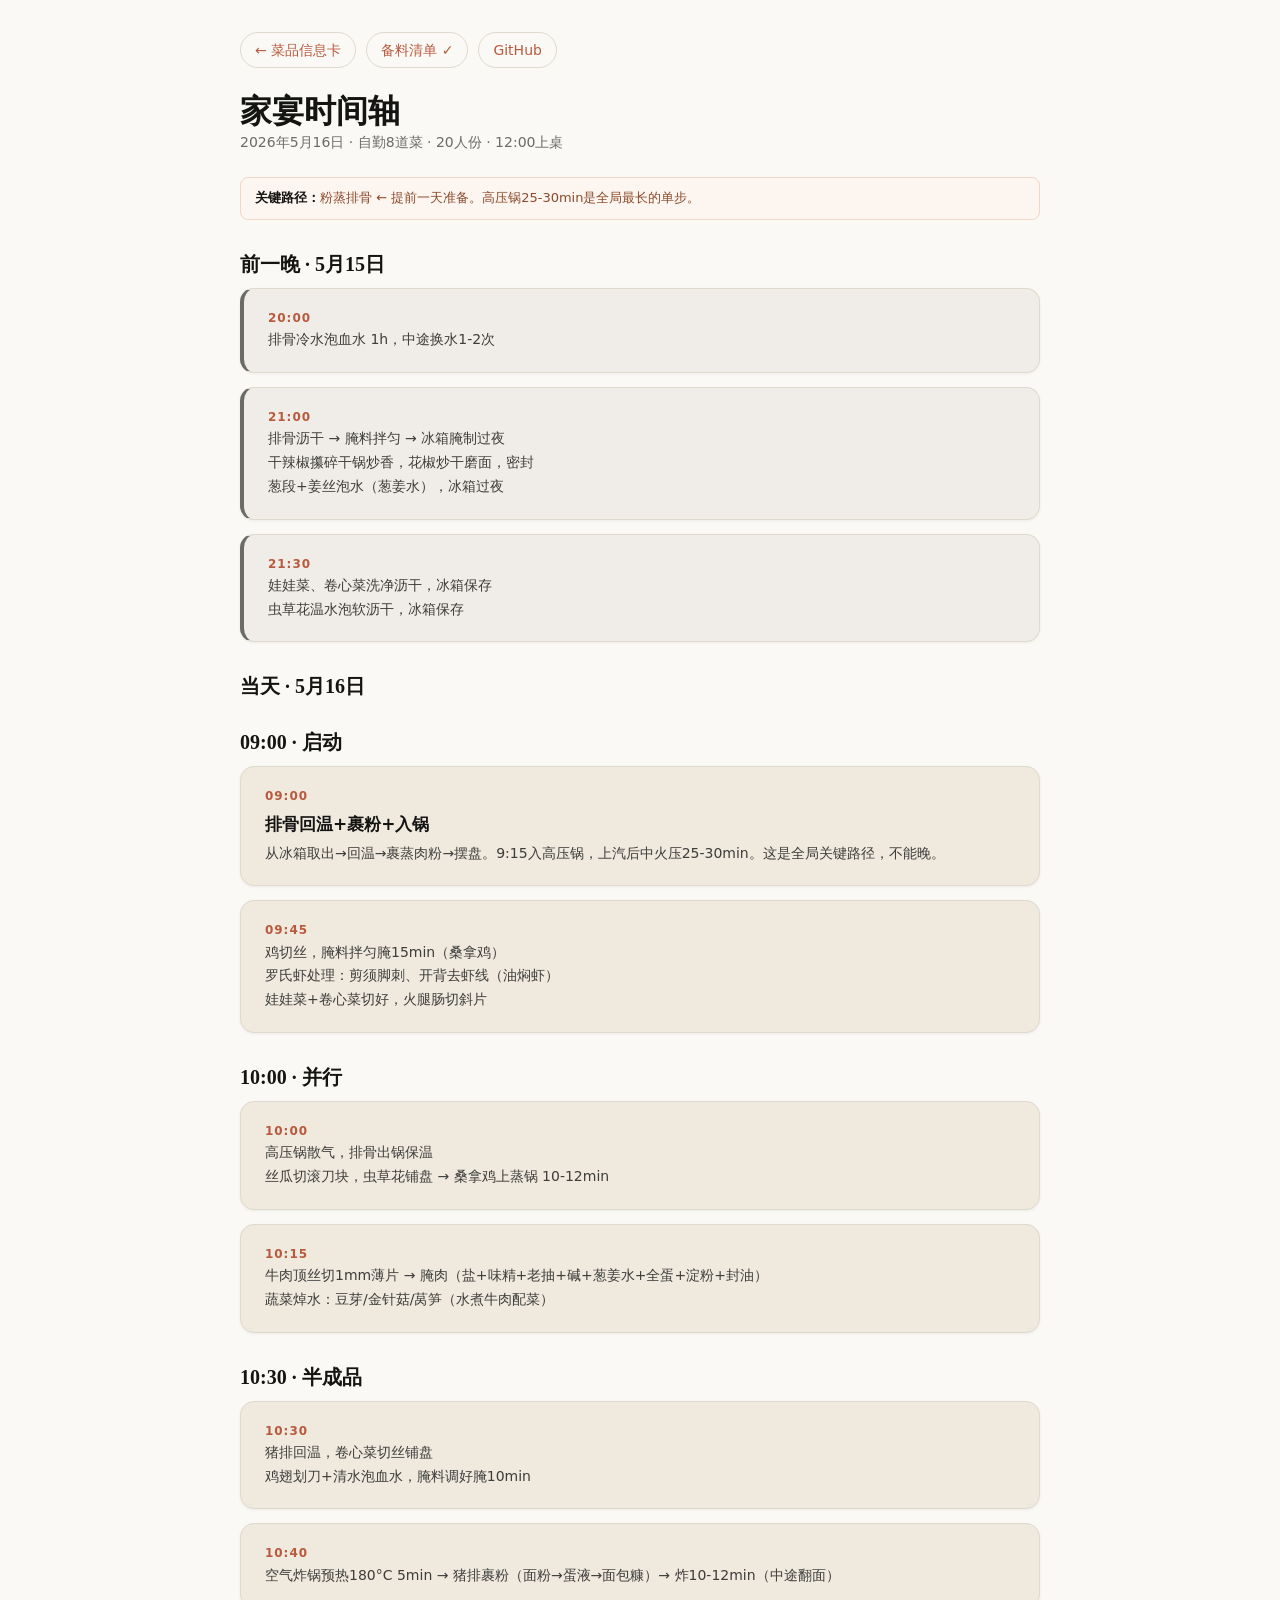
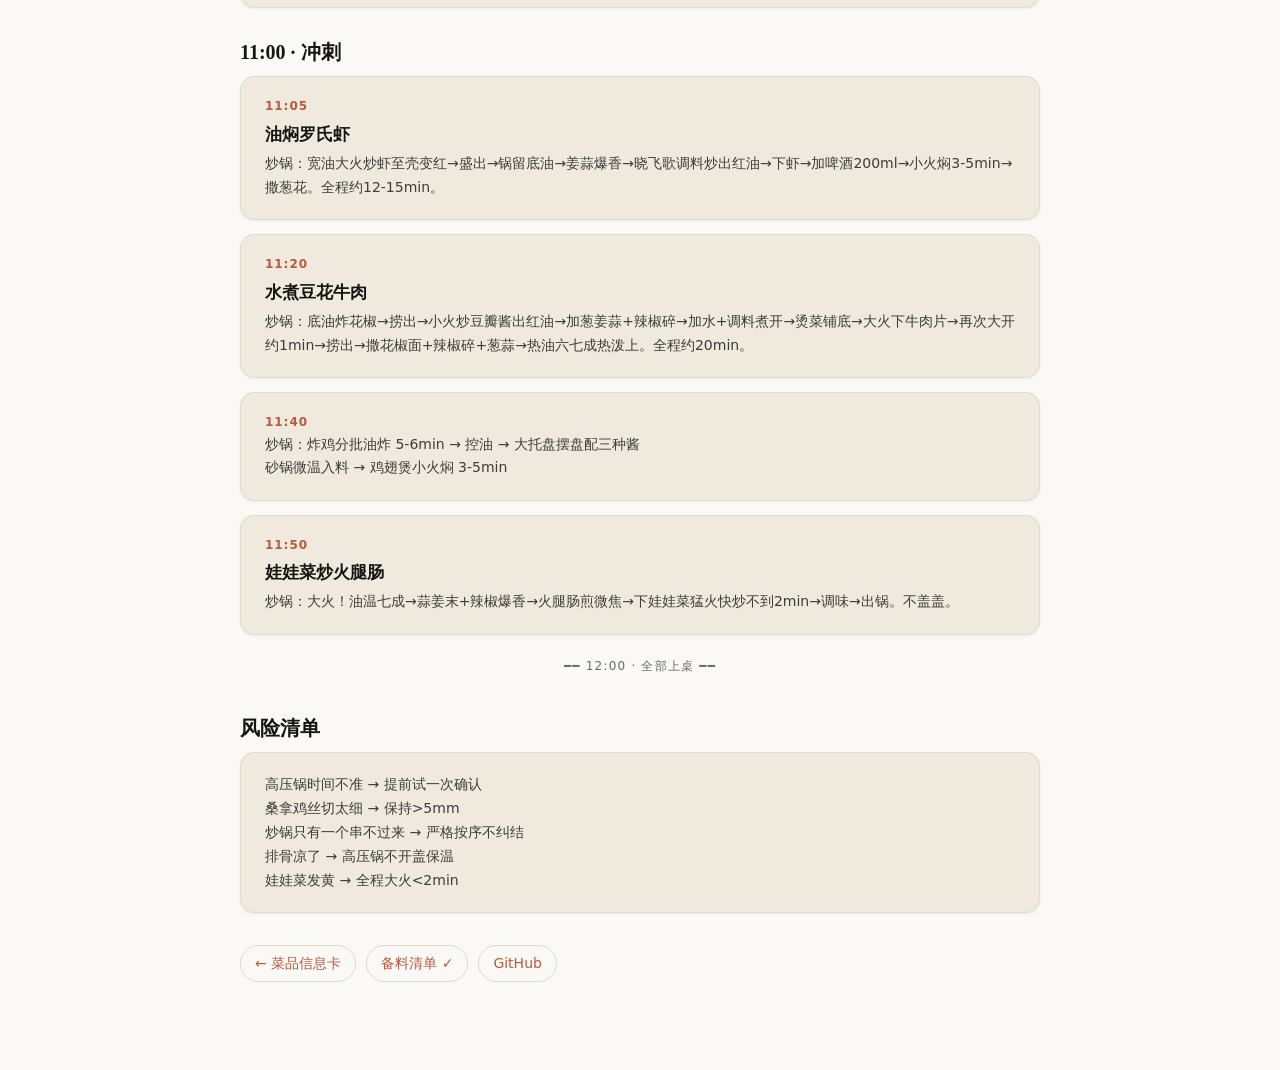
<file: timeline.html>
<!DOCTYPE html>
<html lang="zh-CN">
<head>
<meta charset="UTF-8">
<meta name="viewport" content="width=device-width, initial-scale=1.0">
<title>家宴时间轴 · 5月16日</title>
<link rel="stylesheet" href="style.css">
<style>
.container{max-width:800px}
h2{font-family:Georgia,serif;font-size:20px;color:var(--ink);margin:32px 0 12px}
.card{background:var(--surface-card);border:1px solid var(--hairline);border-radius:14px;padding:20px 24px;margin-bottom:14px;box-shadow:0 1px 3px var(--shadow);position:relative}
.card.eve{background:#f0ede8;border-left:4px solid var(--muted)}
.card.phase{background:var(--canvas)}
.time{font-size:12px;color:var(--primary);font-weight:600;letter-spacing:0.08em;text-transform:uppercase}
.title{font-size:17px;font-weight:600;color:var(--ink);margin:4px 0}
.detail{font-size:14px;color:var(--body);line-height:1.7}
.gap-line{text-align:center;color:var(--muted);font-size:12px;padding:8px 0;letter-spacing:0.1em}
</style>
</head>
<body>
<div class="container">
<div class="nav">
  <a href="index.html">← 菜品信息卡</a>
  <a href="prep.html">备料清单 ✓</a>
  <a href="https://github.com/yidaart/family-feast">GitHub</a>
</div>

<h1>家宴时间轴</h1>
<div class="sub">2026年5月16日 · 自勤8道菜 · 20人份 · 12:00上桌</div>

<div class="warn"><strong>关键路径：</strong>粉蒸排骨 ← 提前一天准备。高压锅25-30min是全局最长的单步。</div>

<h2>前一晚 · 5月15日</h2>
<div class="card eve"><div class="time">20:00</div><div class="detail">排骨冷水泡血水 1h，中途换水1-2次</div></div>
<div class="card eve"><div class="time">21:00</div><div class="detail">排骨沥干 → 腌料拌匀 → 冰箱腌制过夜<br>干辣椒攥碎干锅炒香，花椒炒干磨面，密封<br>葱段+姜丝泡水（葱姜水），冰箱过夜</div></div>
<div class="card eve"><div class="time">21:30</div><div class="detail">娃娃菜、卷心菜洗净沥干，冰箱保存<br>虫草花温水泡软沥干，冰箱保存</div></div>

<h2>当天 · 5月16日</h2>

<h2>09:00 · 启动</h2>
<div class="card"><div class="time">09:00</div><div class="title">排骨回温+裹粉+入锅</div><div class="detail">从冰箱取出→回温→裹蒸肉粉→摆盘。9:15入高压锅，上汽后中火压25-30min。这是全局关键路径，不能晚。</div></div>
<div class="card"><div class="time">09:45</div><div class="detail">鸡切丝，腌料拌匀腌15min（桑拿鸡）<br>罗氏虾处理：剪须脚刺、开背去虾线（油焖虾）<br>娃娃菜+卷心菜切好，火腿肠切斜片</div></div>

<h2>10:00 · 并行</h2>
<div class="card"><div class="time">10:00</div><div class="detail">高压锅散气，排骨出锅保温<br>丝瓜切滚刀块，虫草花铺盘 → 桑拿鸡上蒸锅 10-12min</div></div>
<div class="card"><div class="time">10:15</div><div class="detail">牛肉顶丝切1mm薄片 → 腌肉（盐+味精+老抽+碱+葱姜水+全蛋+淀粉+封油）<br>蔬菜焯水：豆芽/金针菇/莴笋（水煮牛肉配菜）</div></div>

<h2>10:30 · 半成品</h2>
<div class="card"><div class="time">10:30</div><div class="detail">猪排回温，卷心菜切丝铺盘<br>鸡翅划刀+清水泡血水，腌料调好腌10min</div></div>
<div class="card"><div class="time">10:40</div><div class="detail">空气炸锅预热180°C 5min → 猪排裹粉（面粉→蛋液→面包糠）→ 炸10-12min（中途翻面）</div></div>

<h2>11:00 · 冲刺</h2>
<div class="card"><div class="time">11:05</div><div class="title">油焖罗氏虾</div><div class="detail">炒锅：宽油大火炒虾至壳变红→盛出→锅留底油→姜蒜爆香→晓飞歌调料炒出红油→下虾→加啤酒200ml→小火焖3-5min→撒葱花。全程约12-15min。</div></div>
<div class="card"><div class="time">11:20</div><div class="title">水煮豆花牛肉</div><div class="detail">炒锅：底油炸花椒→捞出→小火炒豆瓣酱出红油→加葱姜蒜+辣椒碎→加水+调料煮开→烫菜铺底→大火下牛肉片→再次大开约1min→捞出→撒花椒面+辣椒碎+葱蒜→热油六七成热泼上。全程约20min。</div></div>
<div class="card"><div class="time">11:40</div><div class="detail">炒锅：炸鸡分批油炸 5-6min → 控油 → 大托盘摆盘配三种酱<br>砂锅微温入料 → 鸡翅煲小火焖 3-5min</div></div>
<div class="card"><div class="time">11:50</div><div class="title">娃娃菜炒火腿肠</div><div class="detail">炒锅：大火！油温七成→蒜姜末+辣椒爆香→火腿肠煎微焦→下娃娃菜猛火快炒不到2min→调味→出锅。不盖盖。</div></div>

<div class="gap-line">━━ 12:00 · 全部上桌 ━━</div>

<h2>风险清单</h2>
<div class="card"><div class="detail">高压锅时间不准 → 提前试一次确认<br>桑拿鸡丝切太细 → 保持>5mm<br>炒锅只有一个串不过来 → 严格按序不纠结<br>排骨凉了 → 高压锅不开盖保温<br>娃娃菜发黄 → 全程大火<2min</div></div>

<div class="nav" style="margin-top:32px">
  <a href="index.html">← 菜品信息卡</a>
  <a href="prep.html">备料清单 ✓</a>
  <a href="https://github.com/yidaart/family-feast">GitHub</a>
</div>
</div>
</body>
</html>
</file>
<file: style.css>
/* === Shared Styles — family-feast === */
:root {
  --canvas: #faf9f5; --ink: #141413; --body: #3d3d3a; --muted: #6b6b68;
  --primary: #b85a3e; --surface-card: #efe9de; --surface-soft: #f5f0e8;
  --hairline: #e0d9cf; --shadow: rgba(20,20,18,0.06); --shadow-md: rgba(20,20,18,0.10);
  --accent-amber-light: #fdf3e3; --accent-teal: #5db8a6; --warning: #8a4a2a;
}
*,*::before,*::after{box-sizing:border-box;margin:0;padding:0}
html{font-size:16px;-webkit-font-smoothing:antialiased}
body{font-family:-apple-system,BlinkMacSystemFont,"PingFang SC","Microsoft YaHei",system-ui,sans-serif;background:var(--canvas);color:var(--body);line-height:1.6;padding:32px 16px 64px}
.container{max-width:1100px;margin:0 auto}
h1,h2,h3{font-family:Georgia,"PingFang SC",serif;color:var(--ink);line-height:1.2}
.sub{color:var(--muted);font-size:14px;margin-bottom:24px}

/* Navigation */
.nav{display:flex;gap:10px;margin-bottom:24px;flex-wrap:wrap}
.nav a{color:var(--primary);text-decoration:none;font-size:14px;font-weight:500;padding:6px 14px;border:1px solid var(--hairline);border-radius:9999px;background:var(--canvas)}
.nav a:hover{background:var(--surface-card)}
.plinks{text-align:center;margin-bottom:16px}
.plinks a{display:inline-block;color:var(--primary);text-decoration:none;font-size:14px;font-weight:500;padding:6px 16px;border:1px solid var(--hairline);border-radius:9999px;margin:0 4px 8px}
.plinks a:hover{background:var(--surface-card)}

/* Banner */
.pbanner{background:linear-gradient(135deg,#fdf9f0 0%,#faf5ec 100%);border:1px solid #f0d9a0;border-radius:12px;padding:14px 20px;font-size:14px;color:#7a5c1a;margin-bottom:20px;display:flex;align-items:flex-start;gap:10px}
.pbanner strong{color:var(--ink)}
.warn{background:#fdf5f0;border:1px solid #f0d8c8;border-radius:8px;padding:10px 14px;margin-bottom:12px;font-size:13px;color:var(--warning)}
.warn strong{color:var(--ink)}

/* Section Divider */
.sdiv{display:flex;align-items:center;gap:16px;margin:28px 0 16px}
.sdiv .tag{background:var(--ink);color:#fff;font-size:14px;font-weight:600;padding:6px 18px;border-radius:9999px;white-space:nowrap}
.sdiv .line{flex:1;height:1px;background:var(--hairline)}

/* Header */
.header{background:var(--ink);color:#fff;border-radius:16px;padding:40px 48px;margin-bottom:20px;position:relative;overflow:hidden}
.header::before{content:'';position:absolute;top:-40px;right:-40px;width:200px;height:200px;background:radial-gradient(circle,rgba(184,94,62,0.25) 0%,transparent 70%);pointer-events:none}
.header-inner{position:relative;z-index:1}
.header-eyebrow{font-size:13px;font-weight:500;letter-spacing:0.14em;text-transform:uppercase;color:var(--primary);margin-bottom:8px}
.header h1{color:#fff;font-size:clamp(32px,5vw,52px);letter-spacing:-1.5px}
.header-sub{color:rgba(255,255,255,0.55);font-size:14px;margin-top:8px}
.header-meta{margin-top:24px;display:flex;flex-wrap:wrap;gap:12px}
.header-badge{background:rgba(184,94,62,0.18);border:1px solid rgba(184,94,62,0.4);color:var(--primary);font-size:14px;font-weight:500;padding:4px 12px;border-radius:9999px}

/* Summary Strip */
.summary-strip{display:grid;grid-template-columns:repeat(4,1fr);background:var(--surface-card);border-radius:16px;border:1px solid var(--hairline);overflow:hidden;margin-bottom:20px;box-shadow:0 1px 3px var(--shadow)}
.summary-item{padding:20px 24px;border-right:1px solid var(--hairline)}
.summary-item:last-child{border-right:none}
.summary-item .num{font-family:Georgia,serif;font-size:26px;font-weight:600;color:var(--ink);line-height:1}
.summary-item .label{font-size:13px;color:var(--muted);margin-top:4px}
.summary-item .sub{font-size:12px;color:var(--muted);margin-top:2px}
.summary-item.highlight{background:var(--accent-amber-light)}

/* Dish Card */
.dcard{background:var(--surface-card);border:1px solid var(--hairline);border-radius:16px;overflow:hidden;margin-bottom:16px;box-shadow:0 1px 3px var(--shadow);transition:box-shadow .2s;scroll-margin-top:60px}
.dcard:hover{box-shadow:0 4px 12px var(--shadow-md)}
.dch{padding:14px 20px;display:flex;align-items:center;gap:12px;border-bottom:1px solid var(--hairline);position:relative}
.dch::before{content:'';position:absolute;left:0;top:0;bottom:0;width:4px;background:var(--primary);border-radius:0 2px 2px 0}
.dch.ziqin::before{background:var(--primary)}
.dch.yang::before{background:var(--accent-teal)}
.dch-emoji{font-size:22px;flex-shrink:0}
.dch-meta{flex:1}
.dch-name{font-family:Georgia,serif;font-size:17px;font-weight:600;color:var(--ink);word-break:keep-all;overflow-wrap:break-word}
.dch-sub{font-size:13px;color:var(--muted);margin-top:2px}
.dch-tag{font-size:13px;color:var(--muted);background:var(--surface-soft);border:1px solid var(--hairline);padding:2px 8px;border-radius:9999px;white-space:nowrap}
.dbody{display:grid;grid-template-columns:1fr 1fr 1fr;border-bottom:1px solid var(--hairline)}
.dbody-col{/* each column wrapper */}
.dcol-h{font-size:12px;font-weight:700;letter-spacing:0.12em;text-transform:uppercase;color:var(--muted);padding:10px 16px 8px;border-bottom:1px solid var(--hairline);background:var(--surface-soft)}
.dcol-c{padding:12px 16px}
.dcol-c ul{list-style:none}
.dcol-c li{font-size:13.5px;line-height:1.7;color:var(--body);margin-bottom:4px;word-break:keep-all;overflow-wrap:break-word}
.dcol-c li strong{color:var(--ink);font-weight:500}
.dcol-b{border-right:1px solid var(--hairline);position:static}
.dsteps{padding:12px 20px 14px;border-bottom:1px solid var(--hairline)}
.dsteps ol{padding-left:18px;display:grid;grid-template-columns:1fr 1fr;gap:4px 16px}
.dsteps li{font-size:13px;line-height:1.65;color:var(--body);margin-bottom:3px;word-break:keep-all;overflow-wrap:break-word}
.dnote{padding:10px 16px;font-size:13px;color:var(--muted);background:var(--surface-soft);display:flex;align-items:flex-start;gap:8px}
.dnote.warn{background:#fdf5f0;border-top:1px solid #f0d8c8;color:var(--warning)}
.dnote.info{background:#f0f7f5;border-top:1px solid #c8e8e0;color:#2a6b5c}
.dtime{padding:9px 16px;font-size:13px;color:var(--muted);background:var(--canvas);border-top:1px solid var(--hairline);line-height:1.6}
.dtime strong{color:var(--ink)}

/* Footer */
.footer{text-align:center;padding:32px 16px;font-size:14px;color:var(--muted);border-top:1px solid var(--hairline);margin-top:32px}

/* Back to top */
.back-top{position:fixed;bottom:20px;right:20px;background:var(--ink);color:#fff;border:none;border-radius:50%;width:40px;height:40px;font-size:18px;cursor:pointer;box-shadow:0 2px 8px rgba(0,0,0,0.15);z-index:200;display:none;align-items:center;justify-content:center}

/* ======================== RESPONSIVE ======================== */
@media(max-width:768px){
  body{padding:12px 8px 64px}
  .container{max-width:100%}
  .header{padding:24px 20px;border-radius:12px}
  .header h1{font-size:clamp(26px,6vw,36px)}
  .header-eyebrow{font-size:11px}
  .header-sub{font-size:13px}
  .header-badge{font-size:12px}
  .summary-strip{grid-template-columns:repeat(2,1fr)}
  .summary-item{padding:14px 16px}
  .summary-item .num{font-size:22px}
  .dcard{border-radius:12px;margin-bottom:12px;scroll-margin-top:50px}
  .dch{padding:10px 14px;gap:8px}
  .dch-name{font-size:15px}
  .dch-sub{font-size:11px}
  .dch-tag{font-size:10px;padding:2px 6px}
  .dbody{grid-template-columns:1fr}
  .dbody .dcol-b:nth-child(1){order:3}
  .dbody .dcol-b:nth-child(2){order:2}
  .dbody > div:nth-child(3){order:1}
  .dcol-b{border-right:none;border-bottom:1px solid var(--hairline)}
  .dcol-h{font-size:11px;padding:8px 14px}
  .dcol-c{padding:10px 14px}
  .dcol-c li{font-size:13px;line-height:1.65}
  .dsteps{padding:10px 14px}
  .dsteps ol{grid-template-columns:1fr;padding-left:16px}
  .dsteps li{font-size:13px;line-height:1.6}
  .dnote{padding:8px 14px;font-size:12px}
  .dtime{padding:8px 14px;font-size:12px}
  .pbanner{padding:10px 14px;font-size:13px}
  .sdiv{margin:20px 0 12px}
  .sdiv .tag{font-size:13px;padding:5px 14px}
  .footer{padding:24px 16px;font-size:13px}
  .nav{overflow-x:auto;flex-wrap:nowrap;gap:6px}
  .nav a{font-size:12px;padding:5px 10px;flex-shrink:0}
  .plinks a{font-size:12px;padding:5px 12px}
  .back-top{width:36px;height:36px;bottom:64px;right:12px;font-size:16px}
}
@media(max-width:480px){
  body{padding:8px 4px 56px}
  .header{padding:16px 12px}
  .header h1{font-size:22px}
  .dch{padding:8px 10px}
  .dch-name{font-size:14px}
  .dch-emoji{font-size:18px}
  .dcol-c li{font-size:12.5px}
  .dsteps li{font-size:12px}
  .card{padding:12px 14px}
  .dcard{border-radius:10px}
}

/* ======================== PRINT ======================== */
@media print {
  body{background:#fff;color:#000;padding:0;font-size:12px}
  .nav,.plinks,.qnav,.back-top{display:none !important}
  .dcard,.card{break-inside:avoid;box-shadow:none;border:1px solid #ccc;margin-bottom:8px;page-break-inside:avoid}
  .dbody{grid-template-columns:1fr 1fr 1fr}
  .dsteps ol{grid-template-columns:1fr 1fr}
  .header{background:#fff !important;color:#000 !important;border:1px solid #ccc;padding:16px}
  .header h1{color:#000 !important}
  .header-sub,.header-meta,.header-eyebrow{color:#555 !important}
  .dcard:hover{box-shadow:none}
  .footer{border-top:1px solid #ccc}
}
</file>
